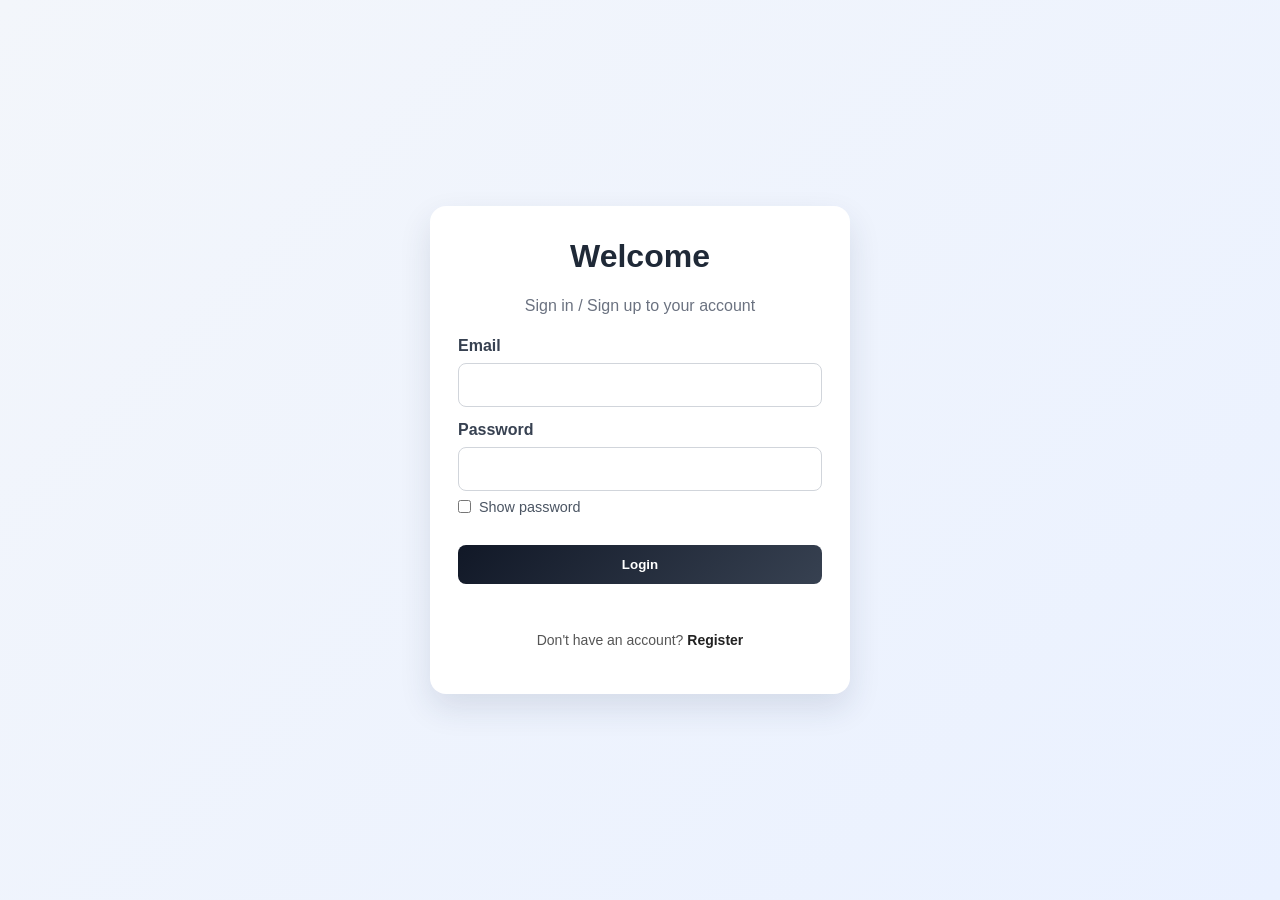
<file: frontend/index.html>
<!DOCTYPE html>
<html lang="en">
<head>
  <meta charset="UTF-8">
  <meta name="viewport" content="width=device-width, initial-scale=1.0">
  <title>Simple Login</title>
  <link rel="stylesheet" href="style.css">
</head>
<body>
  <main class="card">
    <h1>Welcome</h1>
    <p class="subtitle">Sign in / Sign up to your account</p>

    <form id="loginForm" class="auth-form">
      <label>Email</label>
      <input type="email" id="email" required>

      <label>Password</label>
      <div class="field-group">
        <input type="password" id="password" required>
        <label class="show-password">
          <input type="checkbox" data-target="password"> Show password
        </label>
      </div>

      <button type="submit">Login</button>
      <p id="message"></p>
    </form>

    <p id="loginPrompt" class="toggle-text">Don't have an account? <a href="#" id="showRegister">Register</a></p>

    <form id="registerForm" class="auth-form hidden">
      <label>Name</label>
      <input type="text" id="name">

      <label>Email</label>
      <input type="email" id="regEmail">

      <label>Password</label>
      <div class="field-group">
        <input type="password" id="regPassword">
        <label class="show-password">
          <input type="checkbox" data-target="regPassword"> Show password
        </label>
      </div>

      <button type="submit">Register</button>
      <p id="registerMessage"></p>
      <p id="registerPrompt" class="toggle-text hidden">Already have an account? <a href="#" id="showLogin">Login</a></p>
    </form>
  </main>

  <script>
    const API_URL = "https://login-system-ly1j.onrender.com";

    const loginForm = document.getElementById("loginForm");
    const registerForm = document.getElementById("registerForm");
    const loginPrompt = document.getElementById("loginPrompt");
    const registerPrompt = document.getElementById("registerPrompt");
    const showRegister = document.getElementById("showRegister");
    const showLogin = document.getElementById("showLogin");
    const loginMessage = document.getElementById("message");
    const registerMessage = document.getElementById("registerMessage");

    function toggleForms(showLoginState) {
      loginForm.classList.toggle("hidden", !showLoginState);
      registerForm.classList.toggle("hidden", showLoginState);
      loginPrompt.classList.toggle("hidden", !showLoginState);
      registerPrompt.classList.toggle("hidden", showLoginState);
    }

    function clearRegistrationFields() {
      document.getElementById("name").value = "";
      document.getElementById("regEmail").value = "";
      document.getElementById("regPassword").value = "";
    }

    document.querySelectorAll("[data-target]").forEach((checkbox) => {
      checkbox.addEventListener("change", () => {
        const targetId = checkbox.dataset.target;
        const passwordInput = document.getElementById(targetId);

        if (!passwordInput) return;

        passwordInput.type = checkbox.checked ? "text" : "password";
      });
    });

    showRegister.addEventListener("click", (event) => {
      event.preventDefault();
      registerMessage.textContent = "";
      toggleForms(false);
    });

    showLogin.addEventListener("click", (event) => {
      event.preventDefault();
      loginMessage.textContent = "";
      toggleForms(true);
    });

    registerForm.addEventListener("submit", async (event) => {
      event.preventDefault();
      registerMessage.textContent = "";

      const name = document.getElementById("name").value.trim();
      const email = document.getElementById("regEmail").value.trim();
      const password = document.getElementById("regPassword").value;

      try {
        const response = await fetch(`${API_URL}/api/register`, {
          method: "POST",
          headers: {
            "Content-Type": "application/json"
          },
          body: JSON.stringify({ name, email, password })
        });

        const data = await response.json();

        if (!response.ok) {
          throw new Error(data.message || "Registration failed.");
        }

        registerMessage.textContent = data.message;
        registerMessage.style.color = "green";
        clearRegistrationFields();
        setTimeout(() => {
          toggleForms(true);
          loginMessage.textContent = "Registration successful. Please login.";
          loginMessage.style.color = "green";
        }, 800);
      } catch (error) {
        registerMessage.textContent = error.message;
        registerMessage.style.color = "red";
      }
    });

    loginForm.addEventListener("submit", async (event) => {
      event.preventDefault();
      loginMessage.textContent = "";

      const email = document.getElementById("email").value.trim();
      const password = document.getElementById("password").value;

      try {
        const response = await fetch(`${API_URL}/api/login`, {
          method: "POST",
          headers: {
            "Content-Type": "application/json"
          },
          body: JSON.stringify({ email, password })
        });

        const data = await response.json();

        if (!response.ok) {
          throw new Error(data.message || "Login failed.");
        }

        localStorage.setItem("token", data.token);
        window.location.href = "dashboard.html";
      } catch (error) {
        loginMessage.textContent = error.message;
        loginMessage.style.color = "red";
      }
    });
  </script>
</body>
</html>
</file>
<file: frontend/style.css>
* {
  box-sizing: border-box;
  font-family: Arial, sans-serif;
}

body {
  margin: 0;
  min-height: 100vh;
  display: flex;
  justify-content: center;
  align-items: center;
  background: linear-gradient(135deg, #f3f6fb, #eaf1ff);
}

.card {
  width: 420px;
  max-width: 90%;
  padding: 32px 28px;
  background: #ffffff;
  border-radius: 16px;
  box-shadow: 0 14px 32px rgba(33, 53, 86, 0.12);
}

h1, h2 {
  margin-top: 0;
  text-align: center;
  color: #1f2937;
}

.card p {
  text-align: center;
}

.subtitle {
  color: #6b7280;
  margin-bottom: 22px;
}

.auth-form {
  width: 100%;
}

label {
  display: block;
  margin: 14px 0 8px;
  text-align: left;
  color: #374151;
  font-weight: 600;
}

.field-group {
  display: flex;
  flex-direction: column;
  gap: 8px;
  margin-bottom: 12px;
  width: 100%;
}

input {
  width: 100%;
  padding: 12px 14px;
  border: 1px solid #d1d5db;
  border-radius: 8px;
  background: #fff;
  font-size: 1rem;
  transition: border-color 0.2s ease, box-shadow 0.2s ease;
}

input:focus {
  outline: none;
  border-color: #4f46e5;
  box-shadow: 0 0 0 3px rgba(79, 70, 229, 0.12);
}

.show-password {
  display: flex !important;
  align-items: center;
  justify-content: flex-start;
  gap: 8px;
  font-size: 0.9rem;
  margin: 0;
  width: auto;
  font-weight: 500;
  color: #4b5563;
  cursor: pointer;
}

.show-password input {
  width: auto;
  margin: 0;
  padding: 0;
  accent-color: #4f46e5;
}

button {
  width: 100%;
  margin-top: 18px;
  padding: 12px;
  border: 0;
  border-radius: 8px;
  background: linear-gradient(135deg, #111827, #374151);
  color: white;
  cursor: pointer;
  font-weight: 600;
  transition: transform 0.15s ease, opacity 0.15s ease;
}

button:hover {
  opacity: 0.95;
  transform: translateY(-1px);
}

.hidden {
  display: none;
}

.toggle-text {
  text-align: center;
  margin-top: 16px;
  color: #555;
  font-size: 14px;
}

.toggle-text a {
  color: #222;
  font-weight: 600;
  text-decoration: none;
}

.toggle-text a:hover {
  text-decoration: underline;
}

#message, #registerMessage {
  min-height: 20px;
  margin-top: 12px;
  text-align: left;
}
</file>
